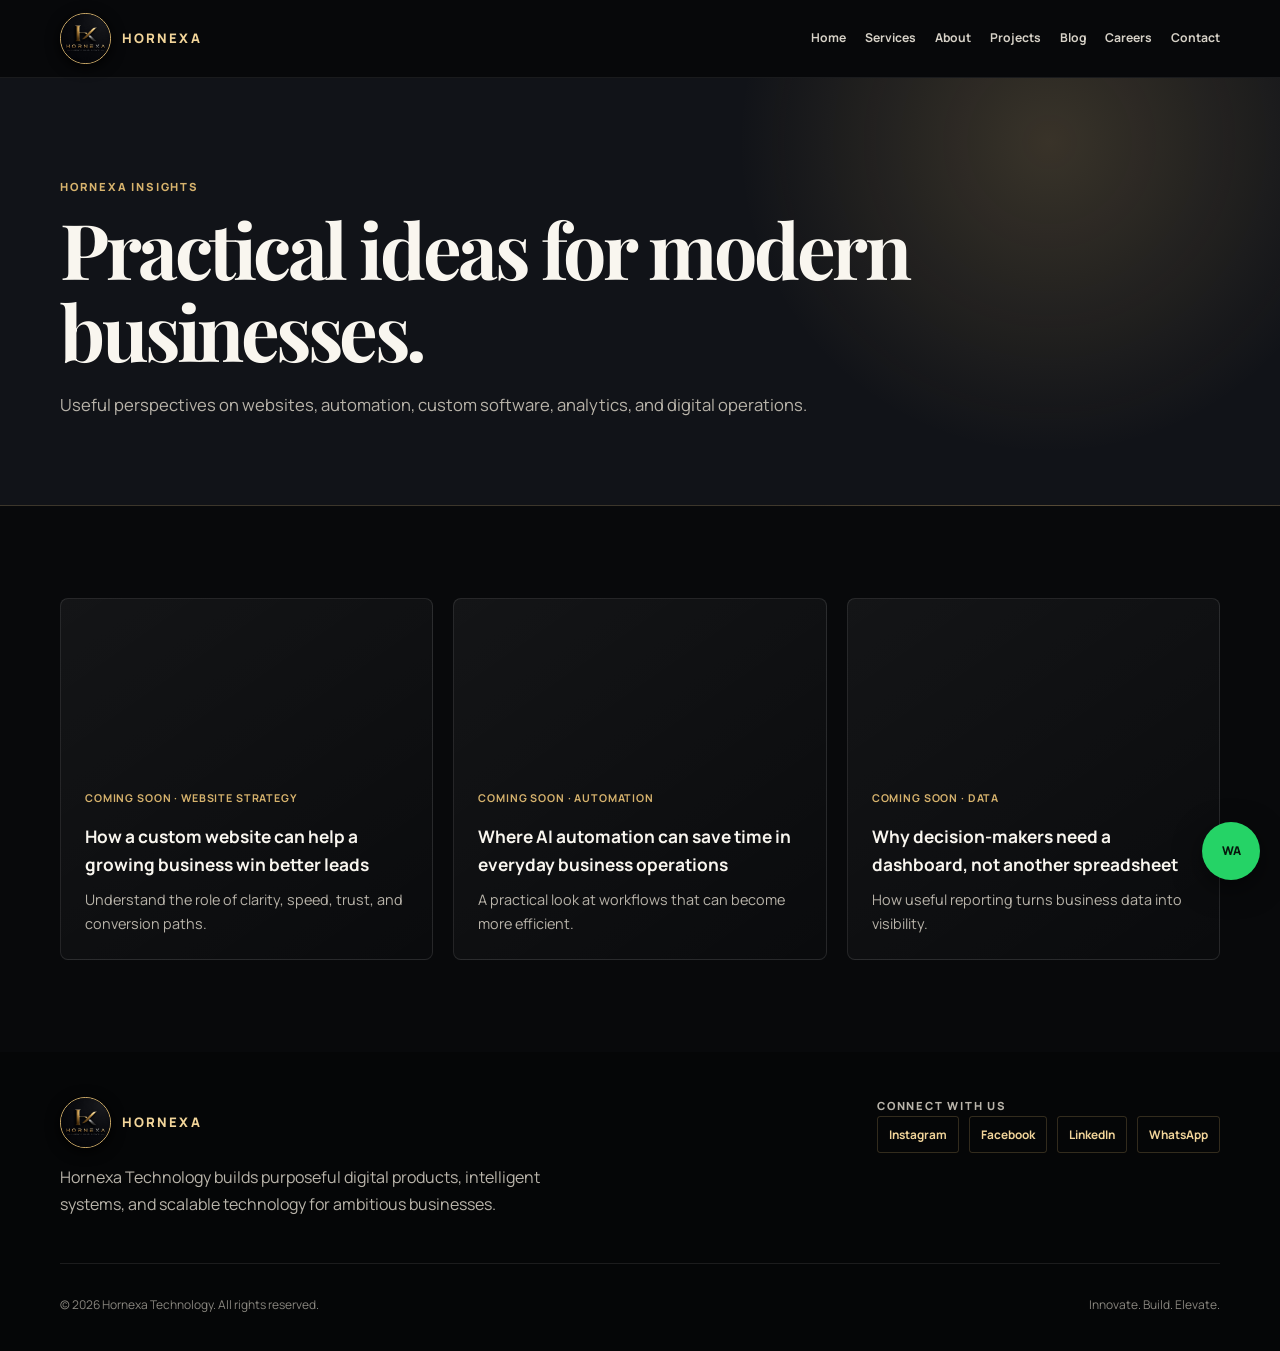
<file: blog.html>
<!doctype html><html lang="en"><head><meta charset="utf-8"><meta name="viewport" content="width=device-width,initial-scale=1"><title>Digital Technology Insights | Hornexa Technology</title><meta name="description" content="Insights on websites, automation, custom software, dashboards, and digital operations."><meta name="robots" content="index,follow"><link rel="canonical" href="https://hornexa.github.io/blog.html"><meta property="og:type" content="website"><meta property="og:title" content="Digital Technology Insights | Hornexa Technology"><meta property="og:description" content="Insights on websites, automation, custom software, dashboards, and digital operations."><meta property="og:image" content="https://hornexa.github.io/hornexa-logo.jpeg"><link rel="icon" href="https://hornexa.github.io/hornexa-logo.jpeg"><link rel="stylesheet" href="styles.css"><script type="application/ld+json">{"@context": "https://schema.org", "@type": "ProfessionalService", "name": "Hornexa Technology", "url": "https://hornexa.github.io/", "logo": "https://hornexa.github.io/hornexa-logo.jpeg", "email": "hornexatechnology@gmail.com", "telephone": "+919984496902", "foundingDate": "2025", "address": {"@type": "PostalAddress", "streetAddress": "Hari Nagar, Ghukna, Mariyam Nagar", "addressLocality": "Ghaziabad", "postalCode": "201002", "addressRegion": "Uttar Pradesh", "addressCountry": "IN"}}</script></head><body><header class="header"><div class="container nav"><a class="brand" href="index.html"><img src="https://hornexa.github.io/hornexa-logo.jpeg" alt="Hornexa Technology logo"><span>HORNEXA</span></a><button class="menu" aria-label="Open navigation" aria-expanded="false">MENU</button><nav class="links"><a href="index.html">Home</a><a href="services.html">Services</a><a href="about.html">About</a><a href="projects.html">Projects</a><a href="blog.html">Blog</a><a href="careers.html">Careers</a><a href="contact.html">Contact</a></nav></div></header><main><section class="pagehero"><div class="container"><p class="eyebrow">Hornexa insights</p><h1>Practical ideas for modern businesses.</h1><p>Useful perspectives on websites, automation, custom software, analytics, and digital operations.</p></div></section><section class="section"><div class="container"><div class="grid blogs"><article class="card blogcard"><div class="blogpic"></div><div class="blogbody"><small>Coming soon · Website strategy</small><h3>How a custom website can help a growing business win better leads</h3><p>Understand the role of clarity, speed, trust, and conversion paths.</p></div></article><article class="card blogcard"><div class="blogpic"></div><div class="blogbody"><small>Coming soon · Automation</small><h3>Where AI automation can save time in everyday business operations</h3><p>A practical look at workflows that can become more efficient.</p></div></article><article class="card blogcard"><div class="blogpic"></div><div class="blogbody"><small>Coming soon · Data</small><h3>Why decision-makers need a dashboard, not another spreadsheet</h3><p>How useful reporting turns business data into visibility.</p></div></article></div></div></section></main><a class="wa" href="https://wa.me/919984496902" target="_blank" rel="noopener" aria-label="Chat on WhatsApp">WA</a><footer class="footer"><div class="container"><div class="foot-top"><div><a class="brand" href="index.html"><img src="https://hornexa.github.io/hornexa-logo.jpeg" alt="Hornexa Technology logo"><span>HORNEXA</span></a><p>Hornexa Technology builds purposeful digital products, intelligent systems, and scalable technology for ambitious businesses.</p></div><div><p class="eyebrow">Connect with us</p><div class="social"><a target="_blank" rel="noopener" href="https://www.instagram.com/hornexa_technology?stkn=bXdwNWZuYmhuOWE5">Instagram</a><a target="_blank" rel="noopener" href="https://www.facebook.com/share/18qx1uwbDj/">Facebook</a><a target="_blank" rel="noopener" href="https://www.linkedin.com/company/hornexa-technology/">LinkedIn</a><a target="_blank" rel="noopener" href="https://wa.me/919984496902">WhatsApp</a></div></div></div><div class="foot-bottom"><p>© 2026 Hornexa Technology. All rights reserved.</p><p>Innovate. Build. Elevate.</p></div></div></footer><script src="script.js"></script></body></html>
</file>
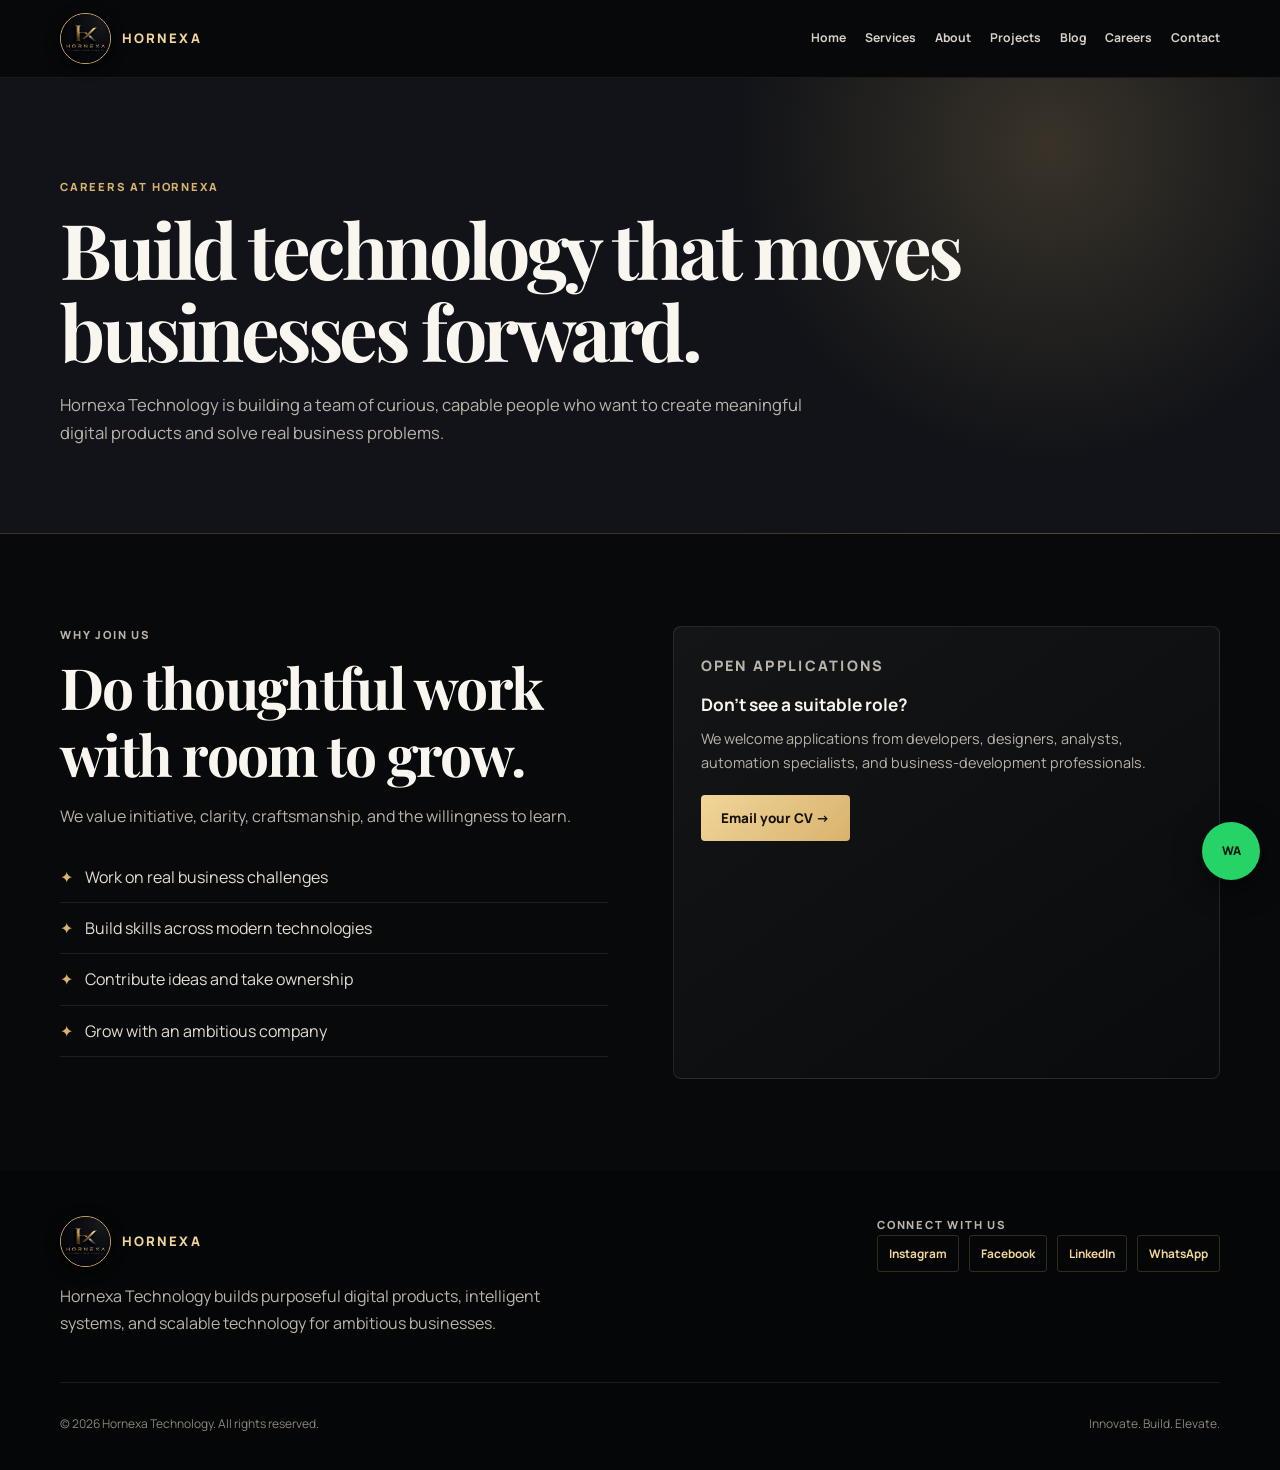
<file: careers.html>
<!doctype html><html lang="en"><head><meta charset="utf-8"><meta name="viewport" content="width=device-width,initial-scale=1"><title>Careers | Hornexa Technology</title><meta name="description" content="Career opportunities at Hornexa Technology."><meta name="robots" content="index,follow"><link rel="canonical" href="https://hornexa.github.io/careers.html"><meta property="og:type" content="website"><meta property="og:title" content="Careers | Hornexa Technology"><meta property="og:description" content="Career opportunities at Hornexa Technology."><meta property="og:image" content="https://hornexa.github.io/hornexa-logo.jpeg"><link rel="icon" href="https://hornexa.github.io/hornexa-logo.jpeg"><link rel="stylesheet" href="styles.css"><script type="application/ld+json">{"@context": "https://schema.org", "@type": "ProfessionalService", "name": "Hornexa Technology", "url": "https://hornexa.github.io/", "logo": "https://hornexa.github.io/hornexa-logo.jpeg", "email": "hornexatechnology@gmail.com", "telephone": "+919984496902", "foundingDate": "2025", "address": {"@type": "PostalAddress", "streetAddress": "Hari Nagar, Ghukna, Mariyam Nagar", "addressLocality": "Ghaziabad", "postalCode": "201002", "addressRegion": "Uttar Pradesh", "addressCountry": "IN"}}</script></head><body><header class="header"><div class="container nav"><a class="brand" href="index.html"><img src="https://hornexa.github.io/hornexa-logo.jpeg" alt="Hornexa Technology logo"><span>HORNEXA</span></a><button class="menu" aria-label="Open navigation" aria-expanded="false">MENU</button><nav class="links"><a href="index.html">Home</a><a href="services.html">Services</a><a href="about.html">About</a><a href="projects.html">Projects</a><a href="blog.html">Blog</a><a href="careers.html">Careers</a><a href="contact.html">Contact</a></nav></div></header><main><section class="pagehero"><div class="container"><p class="eyebrow">Careers at Hornexa</p><h1>Build technology that moves businesses forward.</h1><p>Hornexa Technology is building a team of curious, capable people who want to create meaningful digital products and solve real business problems.</p></div></section><section class="section"><div class="container two"><div><p class="eyebrow">Why join us</p><h2>Do thoughtful work with room to grow.</h2><p>We value initiative, clarity, craftsmanship, and the willingness to learn.</p><ul class="list"><li>Work on real business challenges</li><li>Build skills across modern technologies</li><li>Contribute ideas and take ownership</li><li>Grow with an ambitious company</li></ul></div><div class="card"><p class="eyebrow">Open applications</p><h3>Don’t see a suitable role?</h3><p>We welcome applications from developers, designers, analysts, automation specialists, and business-development professionals.</p><p style="margin-top:20px"><a class="btn" href="mailto:hornexatechnology@gmail.com?subject=Career%20Application%20-%20Hornexa%20Technology">Email your CV →</a></p></div></div></section></main><a class="wa" href="https://wa.me/919984496902" target="_blank" rel="noopener" aria-label="Chat on WhatsApp">WA</a><footer class="footer"><div class="container"><div class="foot-top"><div><a class="brand" href="index.html"><img src="https://hornexa.github.io/hornexa-logo.jpeg" alt="Hornexa Technology logo"><span>HORNEXA</span></a><p>Hornexa Technology builds purposeful digital products, intelligent systems, and scalable technology for ambitious businesses.</p></div><div><p class="eyebrow">Connect with us</p><div class="social"><a target="_blank" rel="noopener" href="https://www.instagram.com/hornexa_technology?stkn=bXdwNWZuYmhuOWE5">Instagram</a><a target="_blank" rel="noopener" href="https://www.facebook.com/share/18qx1uwbDj/">Facebook</a><a target="_blank" rel="noopener" href="https://www.linkedin.com/company/hornexa-technology/">LinkedIn</a><a target="_blank" rel="noopener" href="https://wa.me/919984496902">WhatsApp</a></div></div></div><div class="foot-bottom"><p>© 2026 Hornexa Technology. All rights reserved.</p><p>Innovate. Build. Elevate.</p></div></div></footer><script src="script.js"></script></body></html>
</file>
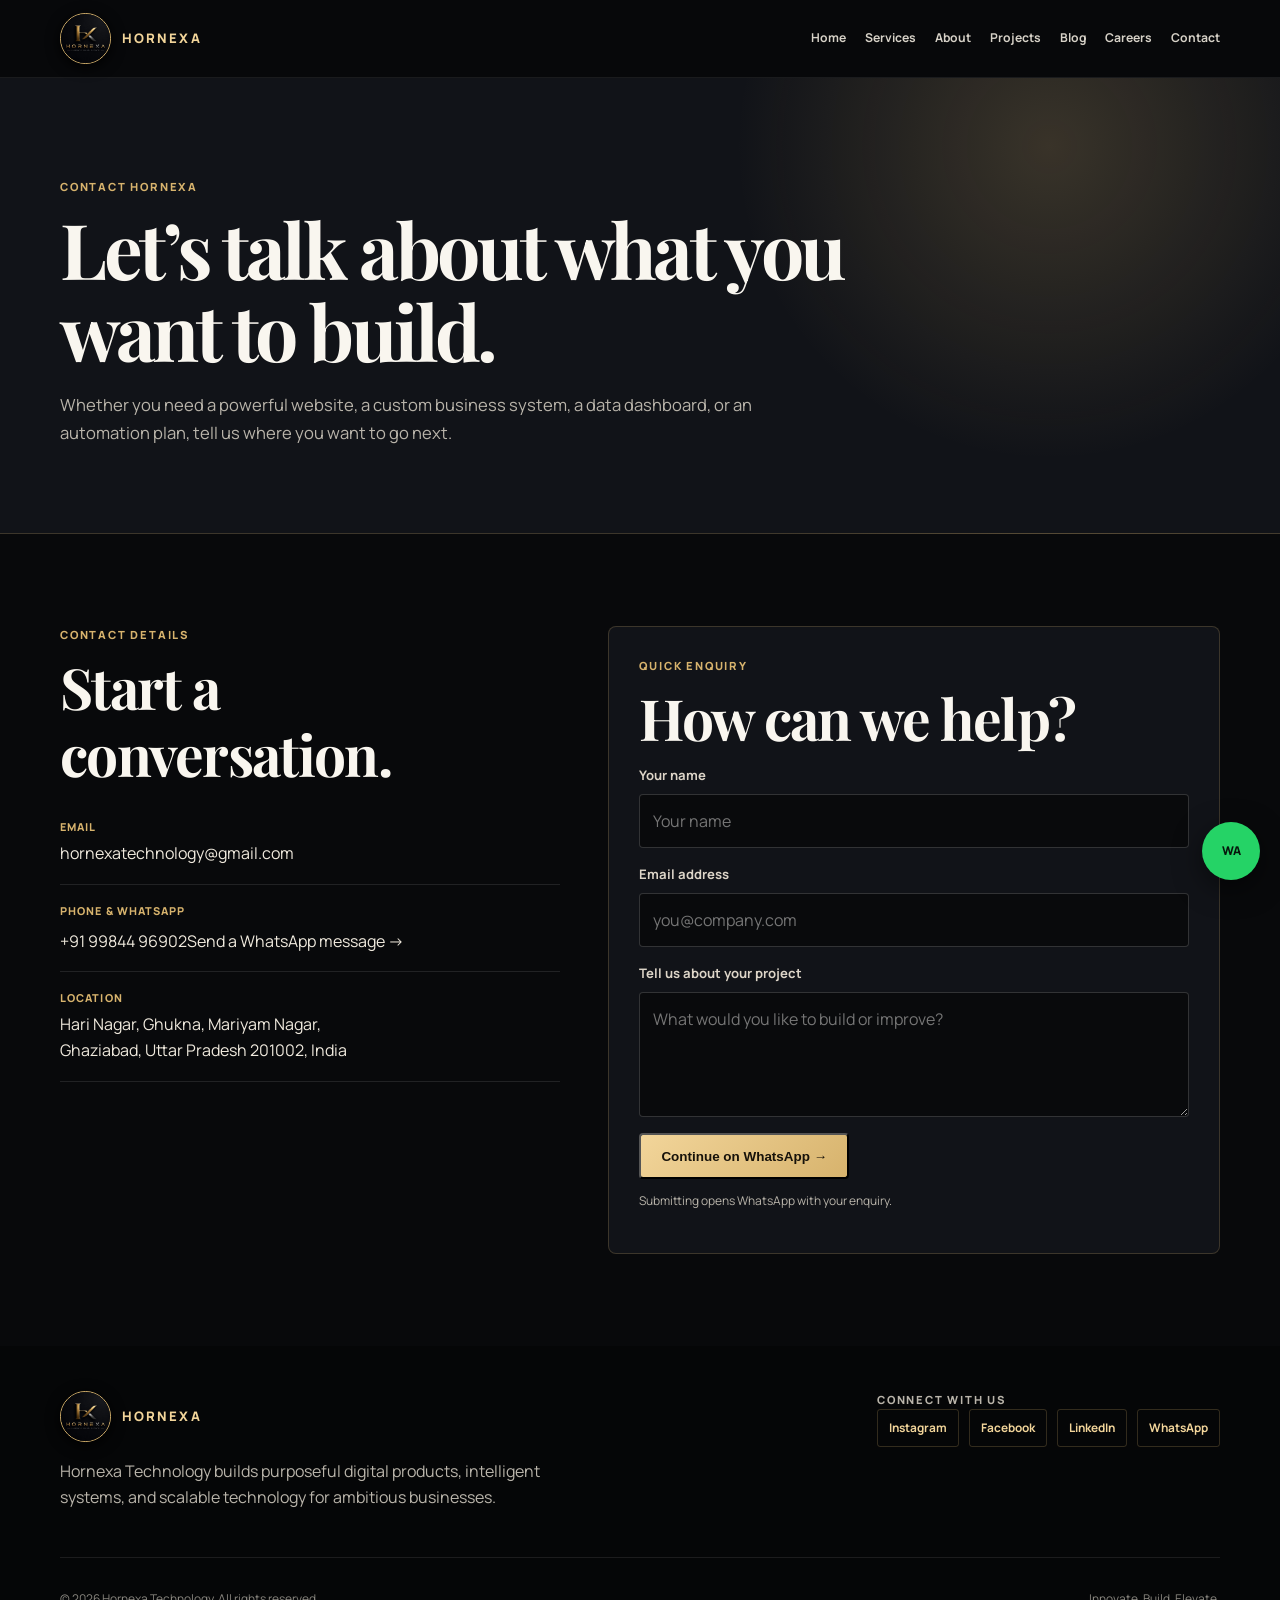
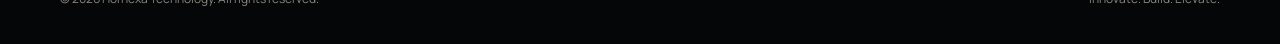
<file: contact.html>
<!doctype html><html lang="en"><head><meta charset="utf-8"><meta name="viewport" content="width=device-width,initial-scale=1"><title>Contact Hornexa Technology | Start Your Digital Project</title><meta name="description" content="Contact Hornexa Technology for custom websites, apps, automation, and business systems."><meta name="robots" content="index,follow"><link rel="canonical" href="https://hornexa.github.io/contact.html"><meta property="og:type" content="website"><meta property="og:title" content="Contact Hornexa Technology | Start Your Digital Project"><meta property="og:description" content="Contact Hornexa Technology for custom websites, apps, automation, and business systems."><meta property="og:image" content="https://hornexa.github.io/hornexa-logo.jpeg"><link rel="icon" href="https://hornexa.github.io/hornexa-logo.jpeg"><link rel="stylesheet" href="styles.css"><script type="application/ld+json">{"@context": "https://schema.org", "@type": "ProfessionalService", "name": "Hornexa Technology", "url": "https://hornexa.github.io/", "logo": "https://hornexa.github.io/hornexa-logo.jpeg", "email": "hornexatechnology@gmail.com", "telephone": "+919984496902", "foundingDate": "2025", "address": {"@type": "PostalAddress", "streetAddress": "Hari Nagar, Ghukna, Mariyam Nagar", "addressLocality": "Ghaziabad", "postalCode": "201002", "addressRegion": "Uttar Pradesh", "addressCountry": "IN"}}</script></head><body><header class="header"><div class="container nav"><a class="brand" href="index.html"><img src="https://hornexa.github.io/hornexa-logo.jpeg" alt="Hornexa Technology logo"><span>HORNEXA</span></a><button class="menu" aria-label="Open navigation" aria-expanded="false">MENU</button><nav class="links"><a href="index.html">Home</a><a href="services.html">Services</a><a href="about.html">About</a><a href="projects.html">Projects</a><a href="blog.html">Blog</a><a href="careers.html">Careers</a><a href="contact.html">Contact</a></nav></div></header><main><section class="pagehero"><div class="container"><p class="eyebrow">Contact Hornexa</p><h1>Let’s talk about what you want to build.</h1><p>Whether you need a powerful website, a custom business system, a data dashboard, or an automation plan, tell us where you want to go next.</p></div></section><section class="section"><div class="container contact"><div><p class="eyebrow">Contact details</p><h2>Start a conversation.</h2><div class="item"><small>Email</small><a href="mailto:hornexatechnology@gmail.com">hornexatechnology@gmail.com</a></div><div class="item"><small>Phone & WhatsApp</small><a href="tel:+919984496902">+91 99844 96902</a><p><a href="https://wa.me/919984496902" target="_blank" rel="noopener">Send a WhatsApp message →</a></p></div><div class="item"><small>Location</small><p>Hari Nagar, Ghukna, Mariyam Nagar,<br>Ghaziabad, Uttar Pradesh 201002, India</p></div></div><form class="form" id="lead"><p class="eyebrow">Quick enquiry</p><h2>How can we help?</h2><label for="name">Your name</label><input id="name" required placeholder="Your name"><label for="email">Email address</label><input id="email" type="email" required placeholder="you@company.com"><label for="message">Tell us about your project</label><textarea id="message" required placeholder="What would you like to build or improve?"></textarea><button class="btn" type="submit">Continue on WhatsApp →</button><p class="note">Submitting opens WhatsApp with your enquiry.</p></form></div></section></main><a class="wa" href="https://wa.me/919984496902" target="_blank" rel="noopener" aria-label="Chat on WhatsApp">WA</a><footer class="footer"><div class="container"><div class="foot-top"><div><a class="brand" href="index.html"><img src="https://hornexa.github.io/hornexa-logo.jpeg" alt="Hornexa Technology logo"><span>HORNEXA</span></a><p>Hornexa Technology builds purposeful digital products, intelligent systems, and scalable technology for ambitious businesses.</p></div><div><p class="eyebrow">Connect with us</p><div class="social"><a target="_blank" rel="noopener" href="https://www.instagram.com/hornexa_technology?stkn=bXdwNWZuYmhuOWE5">Instagram</a><a target="_blank" rel="noopener" href="https://www.facebook.com/share/18qx1uwbDj/">Facebook</a><a target="_blank" rel="noopener" href="https://www.linkedin.com/company/hornexa-technology/">LinkedIn</a><a target="_blank" rel="noopener" href="https://wa.me/919984496902">WhatsApp</a></div></div></div><div class="foot-bottom"><p>© 2026 Hornexa Technology. All rights reserved.</p><p>Innovate. Build. Elevate.</p></div></div></footer><script src="script.js"></script></body></html>
</file>
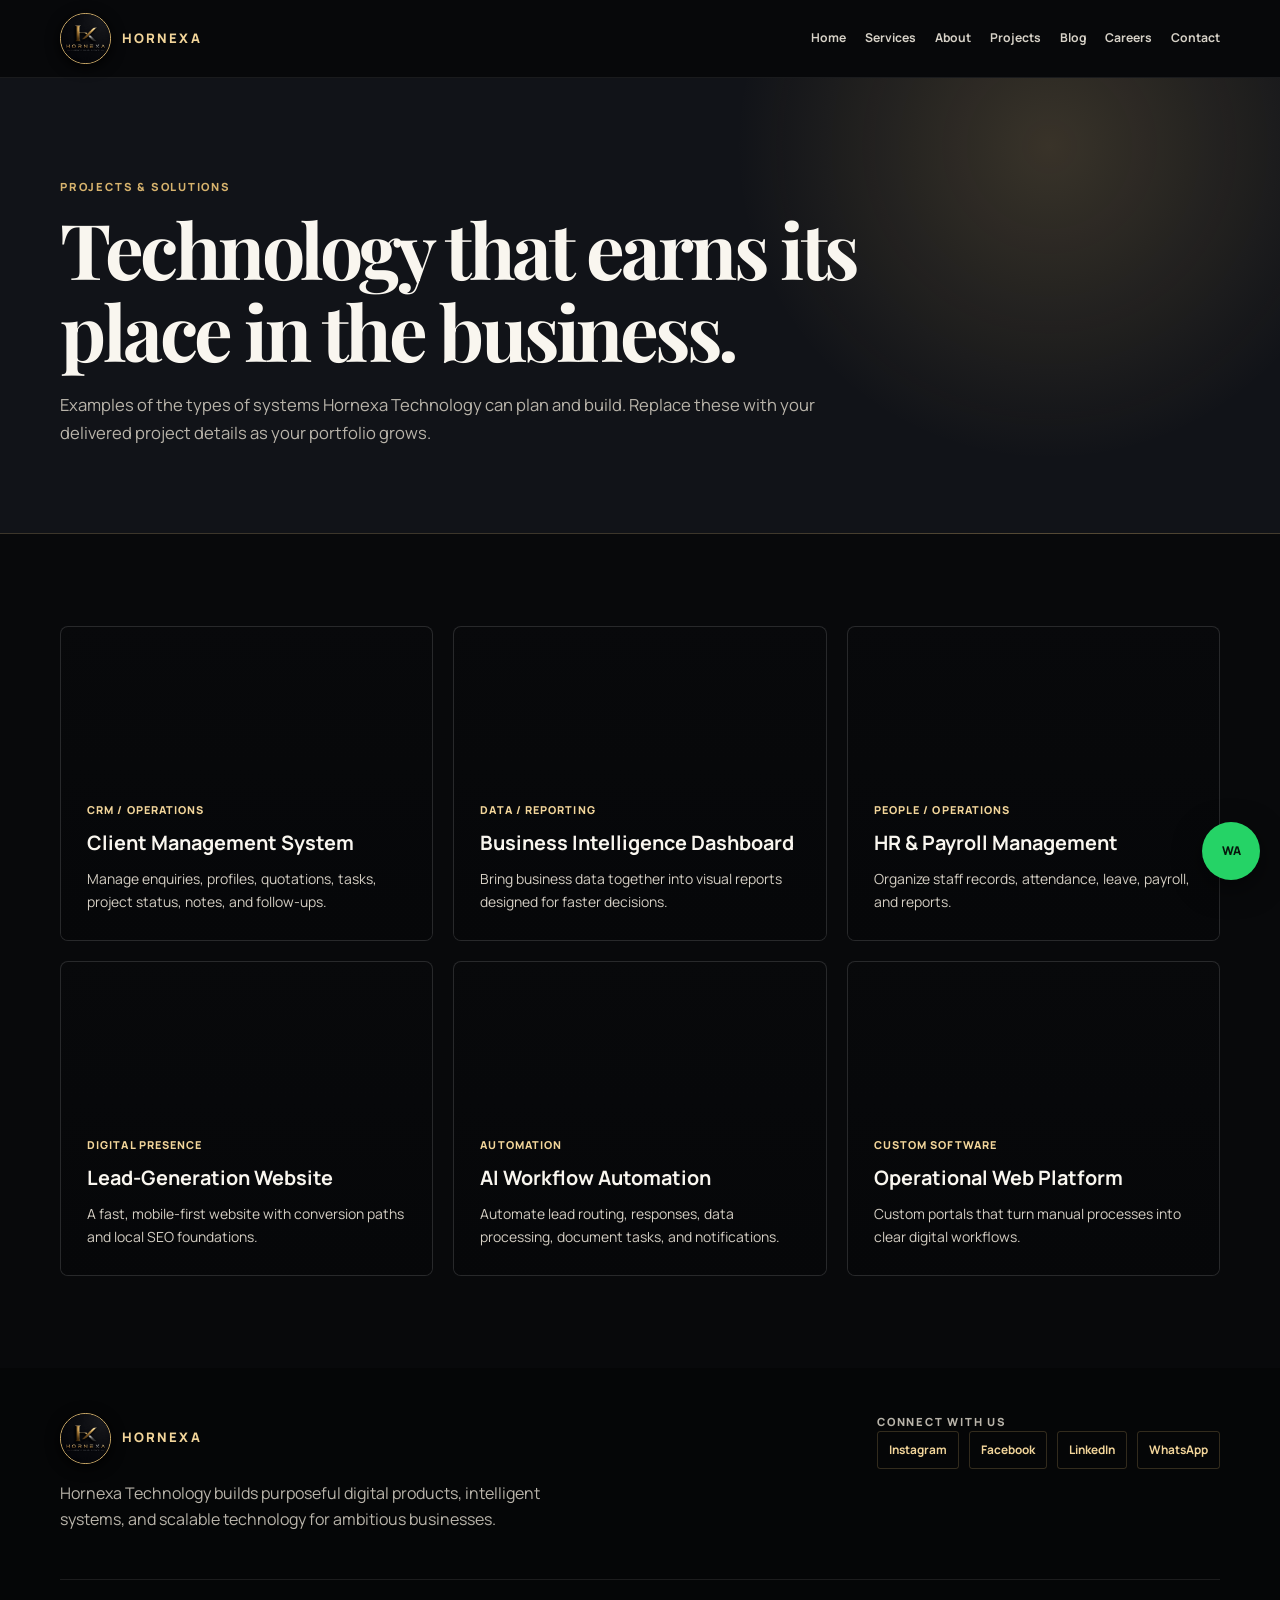
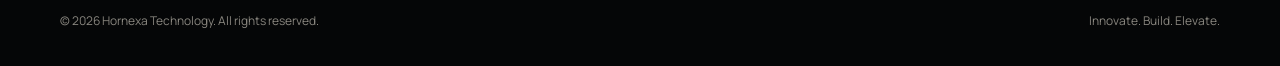
<file: projects.html>
<!doctype html><html lang="en"><head><meta charset="utf-8"><meta name="viewport" content="width=device-width,initial-scale=1"><title>Projects & Custom Solutions | Hornexa Technology</title><meta name="description" content="Custom business systems, analytics dashboards, websites, and automation solutions."><meta name="robots" content="index,follow"><link rel="canonical" href="https://hornexa.github.io/projects.html"><meta property="og:type" content="website"><meta property="og:title" content="Projects & Custom Solutions | Hornexa Technology"><meta property="og:description" content="Custom business systems, analytics dashboards, websites, and automation solutions."><meta property="og:image" content="https://hornexa.github.io/hornexa-logo.jpeg"><link rel="icon" href="https://hornexa.github.io/hornexa-logo.jpeg"><link rel="stylesheet" href="styles.css"><script type="application/ld+json">{"@context": "https://schema.org", "@type": "ProfessionalService", "name": "Hornexa Technology", "url": "https://hornexa.github.io/", "logo": "https://hornexa.github.io/hornexa-logo.jpeg", "email": "hornexatechnology@gmail.com", "telephone": "+919984496902", "foundingDate": "2025", "address": {"@type": "PostalAddress", "streetAddress": "Hari Nagar, Ghukna, Mariyam Nagar", "addressLocality": "Ghaziabad", "postalCode": "201002", "addressRegion": "Uttar Pradesh", "addressCountry": "IN"}}</script></head><body><header class="header"><div class="container nav"><a class="brand" href="index.html"><img src="https://hornexa.github.io/hornexa-logo.jpeg" alt="Hornexa Technology logo"><span>HORNEXA</span></a><button class="menu" aria-label="Open navigation" aria-expanded="false">MENU</button><nav class="links"><a href="index.html">Home</a><a href="services.html">Services</a><a href="about.html">About</a><a href="projects.html">Projects</a><a href="blog.html">Blog</a><a href="careers.html">Careers</a><a href="contact.html">Contact</a></nav></div></header><main><section class="pagehero"><div class="container"><p class="eyebrow">Projects & solutions</p><h1>Technology that earns its place in the business.</h1><p>Examples of the types of systems Hornexa Technology can plan and build. Replace these with your delivered project details as your portfolio grows.</p></div></section><section class="section"><div class="container"><div class="grid projects"><article class="project"><small>CRM / Operations</small><h3>Client Management System</h3><p>Manage enquiries, profiles, quotations, tasks, project status, notes, and follow-ups.</p></article><article class="project"><small>Data / Reporting</small><h3>Business Intelligence Dashboard</h3><p>Bring business data together into visual reports designed for faster decisions.</p></article><article class="project"><small>People / Operations</small><h3>HR & Payroll Management</h3><p>Organize staff records, attendance, leave, payroll, and reports.</p></article><article class="project"><small>Digital presence</small><h3>Lead-Generation Website</h3><p>A fast, mobile-first website with conversion paths and local SEO foundations.</p></article><article class="project"><small>Automation</small><h3>AI Workflow Automation</h3><p>Automate lead routing, responses, data processing, document tasks, and notifications.</p></article><article class="project"><small>Custom software</small><h3>Operational Web Platform</h3><p>Custom portals that turn manual processes into clear digital workflows.</p></article></div></div></section></main><a class="wa" href="https://wa.me/919984496902" target="_blank" rel="noopener" aria-label="Chat on WhatsApp">WA</a><footer class="footer"><div class="container"><div class="foot-top"><div><a class="brand" href="index.html"><img src="https://hornexa.github.io/hornexa-logo.jpeg" alt="Hornexa Technology logo"><span>HORNEXA</span></a><p>Hornexa Technology builds purposeful digital products, intelligent systems, and scalable technology for ambitious businesses.</p></div><div><p class="eyebrow">Connect with us</p><div class="social"><a target="_blank" rel="noopener" href="https://www.instagram.com/hornexa_technology?stkn=bXdwNWZuYmhuOWE5">Instagram</a><a target="_blank" rel="noopener" href="https://www.facebook.com/share/18qx1uwbDj/">Facebook</a><a target="_blank" rel="noopener" href="https://www.linkedin.com/company/hornexa-technology/">LinkedIn</a><a target="_blank" rel="noopener" href="https://wa.me/919984496902">WhatsApp</a></div></div></div><div class="foot-bottom"><p>© 2026 Hornexa Technology. All rights reserved.</p><p>Innovate. Build. Elevate.</p></div></div></footer><script src="script.js"></script></body></html>
</file>
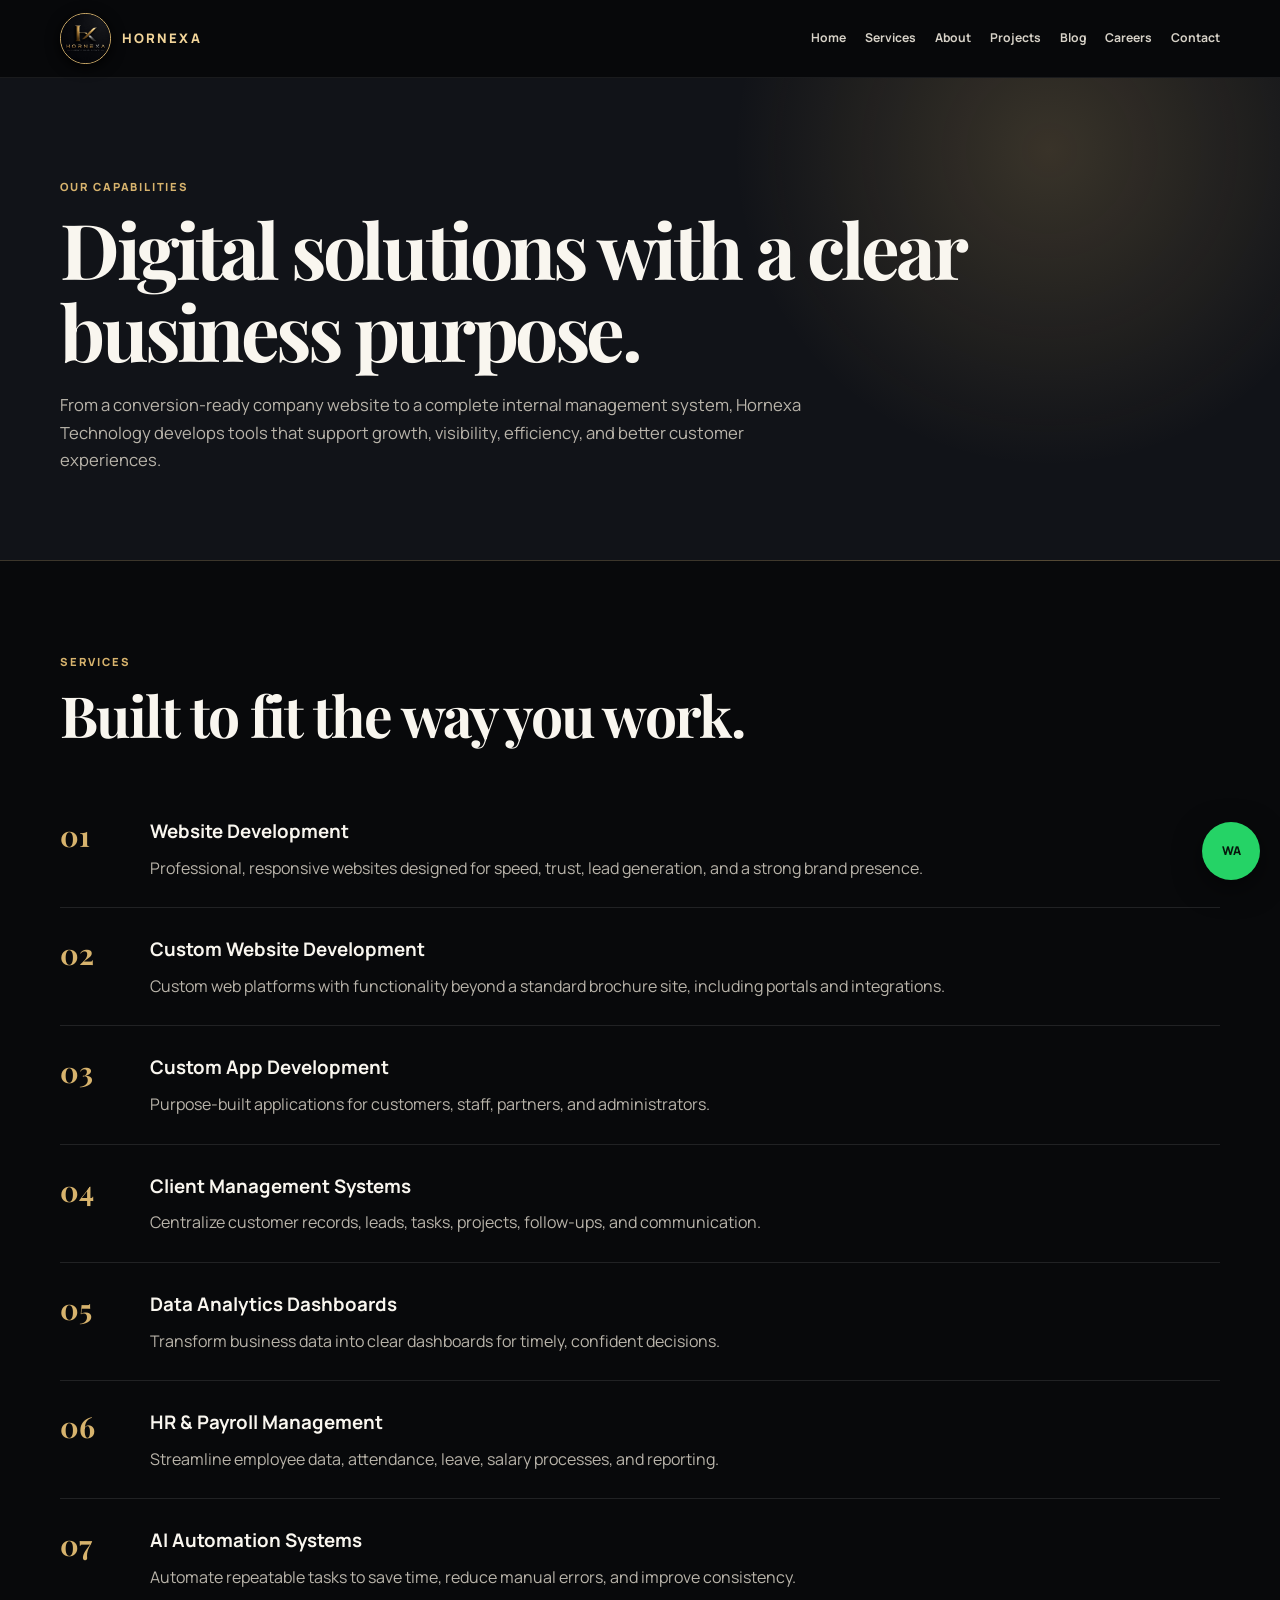
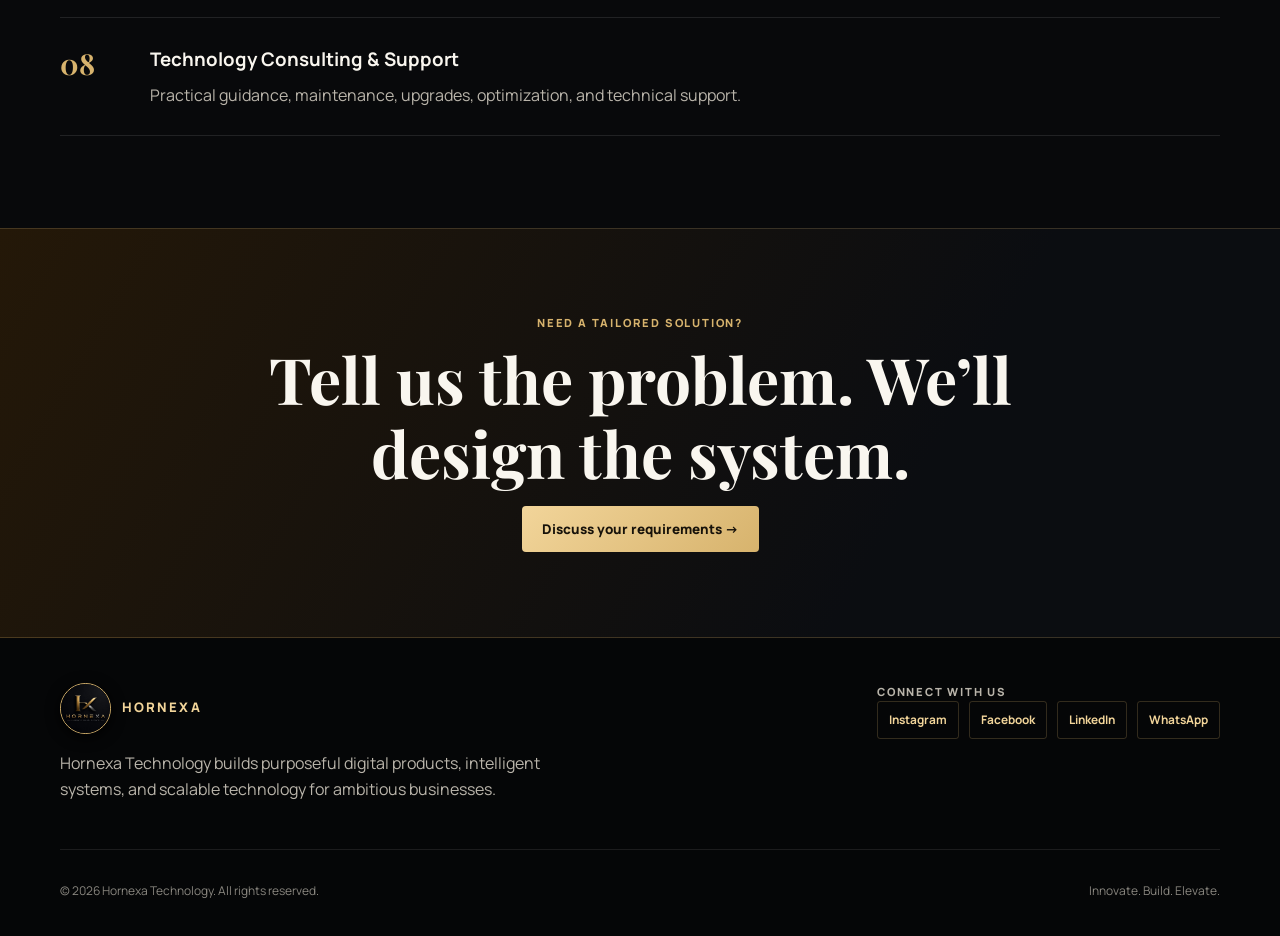
<file: services.html>
<!doctype html><html lang="en"><head><meta charset="utf-8"><meta name="viewport" content="width=device-width,initial-scale=1"><title>Digital Services | Hornexa Technology</title><meta name="description" content="Custom websites, apps, dashboards, client management, HR payroll, and AI automation from Hornexa Technology."><meta name="robots" content="index,follow"><link rel="canonical" href="https://hornexa.github.io/services.html"><meta property="og:type" content="website"><meta property="og:title" content="Digital Services | Hornexa Technology"><meta property="og:description" content="Custom websites, apps, dashboards, client management, HR payroll, and AI automation from Hornexa Technology."><meta property="og:image" content="https://hornexa.github.io/hornexa-logo.jpeg"><link rel="icon" href="https://hornexa.github.io/hornexa-logo.jpeg"><link rel="stylesheet" href="styles.css"><script type="application/ld+json">{"@context": "https://schema.org", "@type": "ProfessionalService", "name": "Hornexa Technology", "url": "https://hornexa.github.io/", "logo": "https://hornexa.github.io/hornexa-logo.jpeg", "email": "hornexatechnology@gmail.com", "telephone": "+919984496902", "foundingDate": "2025", "address": {"@type": "PostalAddress", "streetAddress": "Hari Nagar, Ghukna, Mariyam Nagar", "addressLocality": "Ghaziabad", "postalCode": "201002", "addressRegion": "Uttar Pradesh", "addressCountry": "IN"}}</script></head><body><header class="header"><div class="container nav"><a class="brand" href="index.html"><img src="https://hornexa.github.io/hornexa-logo.jpeg" alt="Hornexa Technology logo"><span>HORNEXA</span></a><button class="menu" aria-label="Open navigation" aria-expanded="false">MENU</button><nav class="links"><a href="index.html">Home</a><a href="services.html">Services</a><a href="about.html">About</a><a href="projects.html">Projects</a><a href="blog.html">Blog</a><a href="careers.html">Careers</a><a href="contact.html">Contact</a></nav></div></header><main><section class="pagehero"><div class="container"><p class="eyebrow">Our capabilities</p><h1>Digital solutions with a clear business purpose.</h1><p>From a conversion-ready company website to a complete internal management system, Hornexa Technology develops tools that support growth, visibility, efficiency, and better customer experiences.</p></div></section><section class="section"><div class="container"><div class="heading"><p class="eyebrow">Services</p><h2>Built to fit the way you work.</h2></div><article class="detail"><b class="n">01</b><div><h3>Website Development</h3><p>Professional, responsive websites designed for speed, trust, lead generation, and a strong brand presence.</p></div></article><article class="detail"><b class="n">02</b><div><h3>Custom Website Development</h3><p>Custom web platforms with functionality beyond a standard brochure site, including portals and integrations.</p></div></article><article class="detail"><b class="n">03</b><div><h3>Custom App Development</h3><p>Purpose-built applications for customers, staff, partners, and administrators.</p></div></article><article class="detail"><b class="n">04</b><div><h3>Client Management Systems</h3><p>Centralize customer records, leads, tasks, projects, follow-ups, and communication.</p></div></article><article class="detail"><b class="n">05</b><div><h3>Data Analytics Dashboards</h3><p>Transform business data into clear dashboards for timely, confident decisions.</p></div></article><article class="detail"><b class="n">06</b><div><h3>HR & Payroll Management</h3><p>Streamline employee data, attendance, leave, salary processes, and reporting.</p></div></article><article class="detail"><b class="n">07</b><div><h3>AI Automation Systems</h3><p>Automate repeatable tasks to save time, reduce manual errors, and improve consistency.</p></div></article><article class="detail"><b class="n">08</b><div><h3>Technology Consulting & Support</h3><p>Practical guidance, maintenance, upgrades, optimization, and technical support.</p></div></article></div></section><section class="cta"><div class="container"><p class="eyebrow">Need a tailored solution?</p><h2>Tell us the problem. We’ll design the system.</h2><a class="btn" href="contact.html">Discuss your requirements →</a></div></section></main><a class="wa" href="https://wa.me/919984496902" target="_blank" rel="noopener" aria-label="Chat on WhatsApp">WA</a><footer class="footer"><div class="container"><div class="foot-top"><div><a class="brand" href="index.html"><img src="https://hornexa.github.io/hornexa-logo.jpeg" alt="Hornexa Technology logo"><span>HORNEXA</span></a><p>Hornexa Technology builds purposeful digital products, intelligent systems, and scalable technology for ambitious businesses.</p></div><div><p class="eyebrow">Connect with us</p><div class="social"><a target="_blank" rel="noopener" href="https://www.instagram.com/hornexa_technology?stkn=bXdwNWZuYmhuOWE5">Instagram</a><a target="_blank" rel="noopener" href="https://www.facebook.com/share/18qx1uwbDj/">Facebook</a><a target="_blank" rel="noopener" href="https://www.linkedin.com/company/hornexa-technology/">LinkedIn</a><a target="_blank" rel="noopener" href="https://wa.me/919984496902">WhatsApp</a></div></div></div><div class="foot-bottom"><p>© 2026 Hornexa Technology. All rights reserved.</p><p>Innovate. Build. Elevate.</p></div></div></footer><script src="script.js"></script></body></html>
</file>
<file: styles.css>
@import url("https://fonts.googleapis.com/css2?family=Manrope:wght@400;500;600;700;800&family=Playfair+Display:wght@600;700&display=swap");:root{--ink:#08090b;--panel:#111318;--panel2:#17191f;--gold:#d7b36d;--goldlight:#f2d59a;--txt:#f9f6ef;--muted:#b9b4aa;--line:rgba(215,179,109,.22);--max:1160px}*{box-sizing:border-box}html{scroll-behavior:smooth}body{margin:0;background:var(--ink);color:var(--txt);font-family:Manrope,Arial,sans-serif;line-height:1.65;overflow-x:hidden}a{text-decoration:none;color:inherit}img{display:block;max-width:100%}.container{width:min(var(--max),calc(100% - 40px));margin:auto}.header{position:sticky;z-index:99;top:0;height:78px;background:rgba(8,9,11,.95);backdrop-filter:blur(16px);border-bottom:1px solid rgba(255,255,255,.08)}.nav{height:100%;display:flex;align-items:center;justify-content:space-between;gap:20px}.brand{display:flex;align-items:center;gap:11px}.brand img{height:51px;width:51px;border-radius:50%;object-fit:cover;border:1px solid var(--gold);box-shadow:0 3px 14px #000}.brand span{font-size:.82rem;letter-spacing:.16em;font-weight:800;color:var(--goldlight)}.links{display:flex;align-items:center;gap:19px;font-size:.76rem;font-weight:700;color:#d6d1c7}.links a:hover{color:var(--goldlight)}.menu{display:none;background:transparent;border:1px solid var(--line);padding:9px 12px;color:var(--goldlight);font:700 .75rem Manrope;border-radius:4px}.btn{display:inline-flex;justify-content:center;align-items:center;min-height:46px;padding:12px 20px;border-radius:4px;background:linear-gradient(135deg,var(--goldlight),var(--gold));color:#17120a;font-weight:800;font-size:.84rem;transition:.2s}.btn:hover{transform:translateY(-2px);filter:brightness(1.07)}.outline{background:transparent;color:var(--goldlight);border:1px solid var(--gold)}.eyebrow{margin:0;color:var(--gold);font-size:.7rem;font-weight:800;letter-spacing:.16em;text-transform:uppercase}.hero{min-height:670px;display:flex;align-items:center;position:relative;background:linear-gradient(90deg,rgba(8,9,11,.98) 0%,rgba(8,9,11,.83) 48%,rgba(8,9,11,.42) 100%),url("https://images.unsplash.com/photo-1518770660439-4636190af475?auto=format&fit=crop&w=2000&q=85") center/cover}.hero-inner{padding:85px 0;max-width:760px}.hero h1,.pagehero h1{font:700 clamp(3rem,7vw,6rem)/1.06 'Playfair Display',Georgia,serif;letter-spacing:-.045em;margin:12px 0 20px}.gold{color:var(--goldlight)}.hero p:not(.eyebrow){font-size:1.07rem;max-width:650px;color:#d8d2c7}.actions{display:flex;gap:13px;flex-wrap:wrap;margin-top:29px}.strip{border-block:1px solid var(--line);background:#0c0d10}.strip .container{display:grid;grid-template-columns:repeat(4,1fr);gap:10px;padding:20px 0;text-align:center;font-size:.76rem;font-weight:700;color:#ded7ca}.section{padding:92px 0}.alt{background:var(--panel)}.heading{max-width:760px;margin-bottom:42px}.heading h2,.two h2,.contact h2{font:700 clamp(2.15rem,4.5vw,3.55rem)/1.18 'Playfair Display',Georgia,serif;letter-spacing:-.03em;margin:9px 0 14px}.heading p:not(.eyebrow),.two p{color:var(--muted)}.grid{display:grid;gap:20px}.services,.projects,.blogs,.team{grid-template-columns:repeat(3,minmax(0,1fr))}.card{border:1px solid rgba(255,255,255,.1);background:linear-gradient(145deg,rgba(255,255,255,.05),rgba(255,255,255,.012));padding:27px;border-radius:8px;height:100%;transition:.2s}.card:hover{border-color:rgba(215,179,109,.55);transform:translateY(-3px)}.card h3{margin:13px 0 8px;font-size:1.08rem}.card p{margin:0;color:var(--muted);font-size:.9rem}.num{color:var(--gold);font:700 1.3rem 'Playfair Display',serif}.arrow{display:inline-block;margin-top:16px;color:var(--goldlight);font-weight:800;font-size:.8rem}.two{display:grid;grid-template-columns:1fr 1fr;gap:65px;align-items:center}.list{padding:0;margin:22px 0;list-style:none}.list li{padding:12px 0;border-bottom:1px solid rgba(255,255,255,.09);color:#e2dcd1}.list li:before{content:'✦';color:var(--gold);margin-right:12px}.image-box{min-height:415px;position:relative;overflow:hidden;border:1px solid var(--line);border-radius:8px}.image-box img{position:absolute;inset:0;width:100%;height:100%;object-fit:cover}.image-box:after{content:'';position:absolute;inset:0;background:linear-gradient(145deg,rgba(0,0,0,.08),rgba(0,0,0,.6))}.metrics{display:grid;grid-template-columns:repeat(2,1fr);gap:15px}.metric{padding:24px;background:#090a0c;border:1px solid var(--line)}.metric b{display:block;font:700 2rem 'Playfair Display',serif;color:var(--goldlight)}.metric span{font-size:.78rem;color:var(--muted)}.pagehero{padding:100px 0 70px;background:radial-gradient(circle at 82% 15%,rgba(215,179,109,.2),transparent 28%),var(--panel);border-bottom:1px solid var(--line)}.pagehero h1{max-width:940px;font-size:clamp(2.8rem,6vw,5rem)}.pagehero p:not(.eyebrow){max-width:760px;color:var(--muted);font-size:1.04rem}.detail{display:grid;grid-template-columns:70px 1fr;gap:20px;padding:26px 0;border-bottom:1px solid rgba(255,255,255,.1)}.detail .n{font:700 1.8rem 'Playfair Display',serif;color:var(--gold)}.detail h3{margin:0 0 8px}.detail p{margin:0;color:var(--muted)}.project{position:relative;overflow:hidden;min-height:315px;display:flex;flex-direction:column;justify-content:flex-end;padding:26px;border:1px solid rgba(255,255,255,.13);border-radius:8px;background-size:cover;background-position:center}.project:before{content:'';position:absolute;inset:0;background:linear-gradient(180deg,rgba(6,7,9,.05),rgba(6,7,9,.94) 88%)}.project>*{position:relative}.project small{color:var(--goldlight);font-size:.68rem;letter-spacing:.1em;text-transform:uppercase;font-weight:800}.project h3{margin:8px 0;font-size:1.24rem}.project p{margin:0;color:#d5cfc4;font-size:.87rem}.projects .project:nth-child(1){background-image:url("https://images.unsplash.com/photo-1552664730-d307ca884978?auto=format&fit=crop&w=900&q=80")}.projects .project:nth-child(2){background-image:url("https://images.unsplash.com/photo-1460925895917-afdab827c52f?auto=format&fit=crop&w=900&q=80")}.projects .project:nth-child(3){background-image:url("https://images.unsplash.com/photo-1454165804606-c3d57bc86b40?auto=format&fit=crop&w=900&q=80")}.projects .project:nth-child(4){background-image:url("https://images.unsplash.com/photo-1497366754035-f200968a6e72?auto=format&fit=crop&w=900&q=80")}.projects .project:nth-child(5){background-image:url("https://images.unsplash.com/photo-1485827404703-89b55fcc595e?auto=format&fit=crop&w=900&q=80")}.projects .project:nth-child(6){background-image:url("https://images.unsplash.com/photo-1551434678-e076c223a692?auto=format&fit=crop&w=900&q=80")}.aboutpic{position:relative;min-height:430px;border:1px solid var(--line);border-radius:8px;overflow:hidden}.aboutpic img{width:100%;height:100%;object-fit:cover;position:absolute}.avatar{width:88px;height:88px;margin:0 auto 14px;border-radius:50%;display:grid;place-items:center;background:linear-gradient(135deg,var(--goldlight),#735427);color:#181107;font:700 2rem 'Playfair Display',serif}.team .card{text-align:center}.team .card h3{margin:0}.team .card p{margin-top:4px;color:var(--gold)}.blogcard{padding:0;overflow:hidden}.blogpic{height:160px;background-size:cover;background-position:center}.blogs .blogcard:nth-child(1) .blogpic{background-image:url("https://images.unsplash.com/photo-1556761175-b413da4baf72?auto=format&fit=crop&w=900&q=80")}.blogs .blogcard:nth-child(2) .blogpic{background-image:url("https://images.unsplash.com/photo-1516321318423-f06f85e504b3?auto=format&fit=crop&w=900&q=80")}.blogs .blogcard:nth-child(3) .blogpic{background-image:url("https://images.unsplash.com/photo-1551288049-bebda4e38f71?auto=format&fit=crop&w=900&q=80")}.blogbody{padding:24px}.blogbody small{color:var(--gold);font-weight:700;text-transform:uppercase;letter-spacing:.08em;font-size:.67rem}.cta{text-align:center;padding:85px 0;background:linear-gradient(120deg,#241808,#0b0d11 70%);border-block:1px solid var(--line)}.cta h2{max-width:780px;margin:10px auto 16px;font:700 clamp(2.2rem,5vw,4.1rem)/1.15 'Playfair Display',Georgia,serif}.cta p:not(.eyebrow){color:#ded6c8;max-width:650px;margin:0 auto 27px}.contact{display:grid;grid-template-columns:.9fr 1.1fr;gap:48px}.item{padding:17px 0;border-bottom:1px solid rgba(255,255,255,.1)}.item small{display:block;color:var(--gold);font-size:.68rem;font-weight:800;letter-spacing:.1em;text-transform:uppercase}.item a,.item p{display:inline-block;margin:4px 0 0;color:#f0eade;overflow-wrap:anywhere}.form{padding:30px;border:1px solid var(--line);border-radius:8px;background:#111318}.form label{display:block;margin-bottom:7px;font-size:.82rem;font-weight:700;color:#ddd5c8}.form input,.form textarea{display:block;width:100%;margin-bottom:16px;padding:13px;background:#090a0c;border:1px solid rgba(255,255,255,.17);border-radius:4px;color:#fff;font:inherit}.form textarea{min-height:125px;resize:vertical}.form input:focus,.form textarea:focus{outline:1px solid var(--gold);border-color:var(--gold)}.note{font-size:.75rem;color:var(--muted);margin-top:12px}.social{display:flex;gap:10px;flex-wrap:wrap}.social a{padding:8px 11px;border:1px solid var(--line);border-radius:3px;color:var(--goldlight);font-size:.74rem;font-weight:700}.footer{background:#050607;padding:45px 0 24px}.foot-top{display:flex;justify-content:space-between;gap:30px;padding-bottom:30px;border-bottom:1px solid rgba(255,255,255,.09)}.foot-top p{color:var(--muted);max-width:500px}.foot-bottom{display:flex;justify-content:space-between;gap:15px;padding-top:19px;color:#89867f;font-size:.75rem}.wa{position:fixed;z-index:100;right:20px;bottom:20px;width:58px;height:58px;border-radius:50%;display:grid;place-items:center;background:#25d366;color:#07170c;box-shadow:0 8px 28px rgba(0,0,0,.5);font-size:.75rem;font-weight:900}@media(max-width:920px){.links{gap:12px;font-size:.7rem}.services,.projects,.blogs,.team{grid-template-columns:repeat(2,1fr)}.two{gap:38px}.section{padding:74px 0}}@media(max-width:760px){.header{height:70px}.brand img{width:44px;height:44px}.brand span{font-size:.72rem}.menu{display:block}.links{display:none}.links.open{position:absolute;top:70px;left:0;right:0;display:flex;flex-direction:column;align-items:stretch;gap:0;padding:9px 20px 17px;background:#0b0c0e;border-bottom:1px solid var(--line)}.links.open a{padding:10px 0;border-bottom:1px solid rgba(255,255,255,.07)}.hero{min-height:590px;background-position:63% center}.hero-inner{padding:63px 0}.hero h1{font-size:clamp(2.8rem,12vw,4.4rem)}.strip .container{grid-template-columns:repeat(2,1fr)}.two,.contact{grid-template-columns:1fr;gap:35px}.aboutpic,.image-box{min-height:330px}.pagehero{padding:72px 0 52px}.contact .form{order:-1}.foot-top,.foot-bottom{display:block}.foot-top>div+div{margin-top:24px}.foot-bottom p{margin:8px 0}}@media(max-width:510px){.container{width:calc(100% - 30px)}.section{padding:60px 0}.services,.projects,.blogs,.team{grid-template-columns:1fr}.hero{min-height:565px}.hero p:not(.eyebrow){font-size:.98rem}.actions{display:grid;grid-template-columns:1fr}.btn{width:100%}.heading h2,.two h2,.contact h2{font-size:2.08rem}.detail{grid-template-columns:44px 1fr;gap:11px;padding:21px 0}.detail .n{font-size:1.35rem}.card,.form{padding:22px}.metrics{gap:10px}.metric{padding:18px}.pagehero h1{font-size:2.58rem}.wa{right:15px;bottom:15px;width:54px;height:54px}}
</file>
